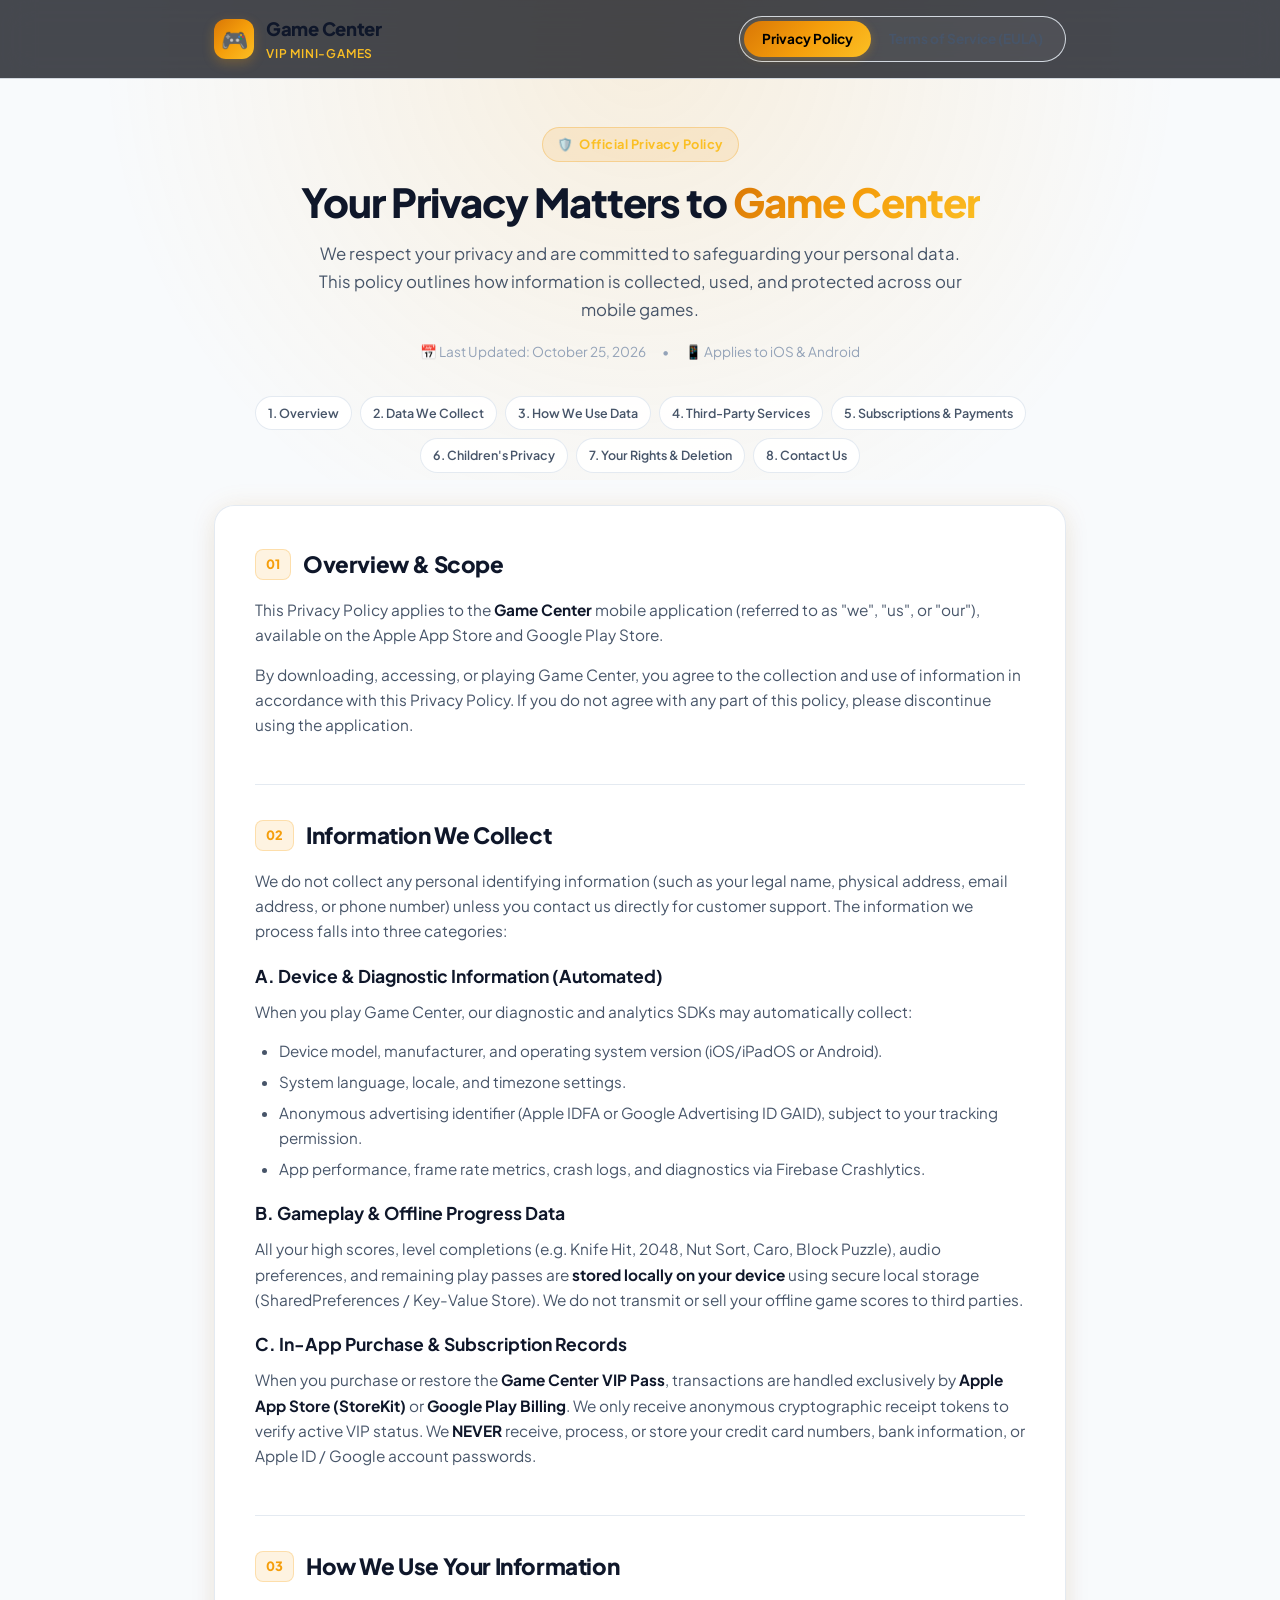
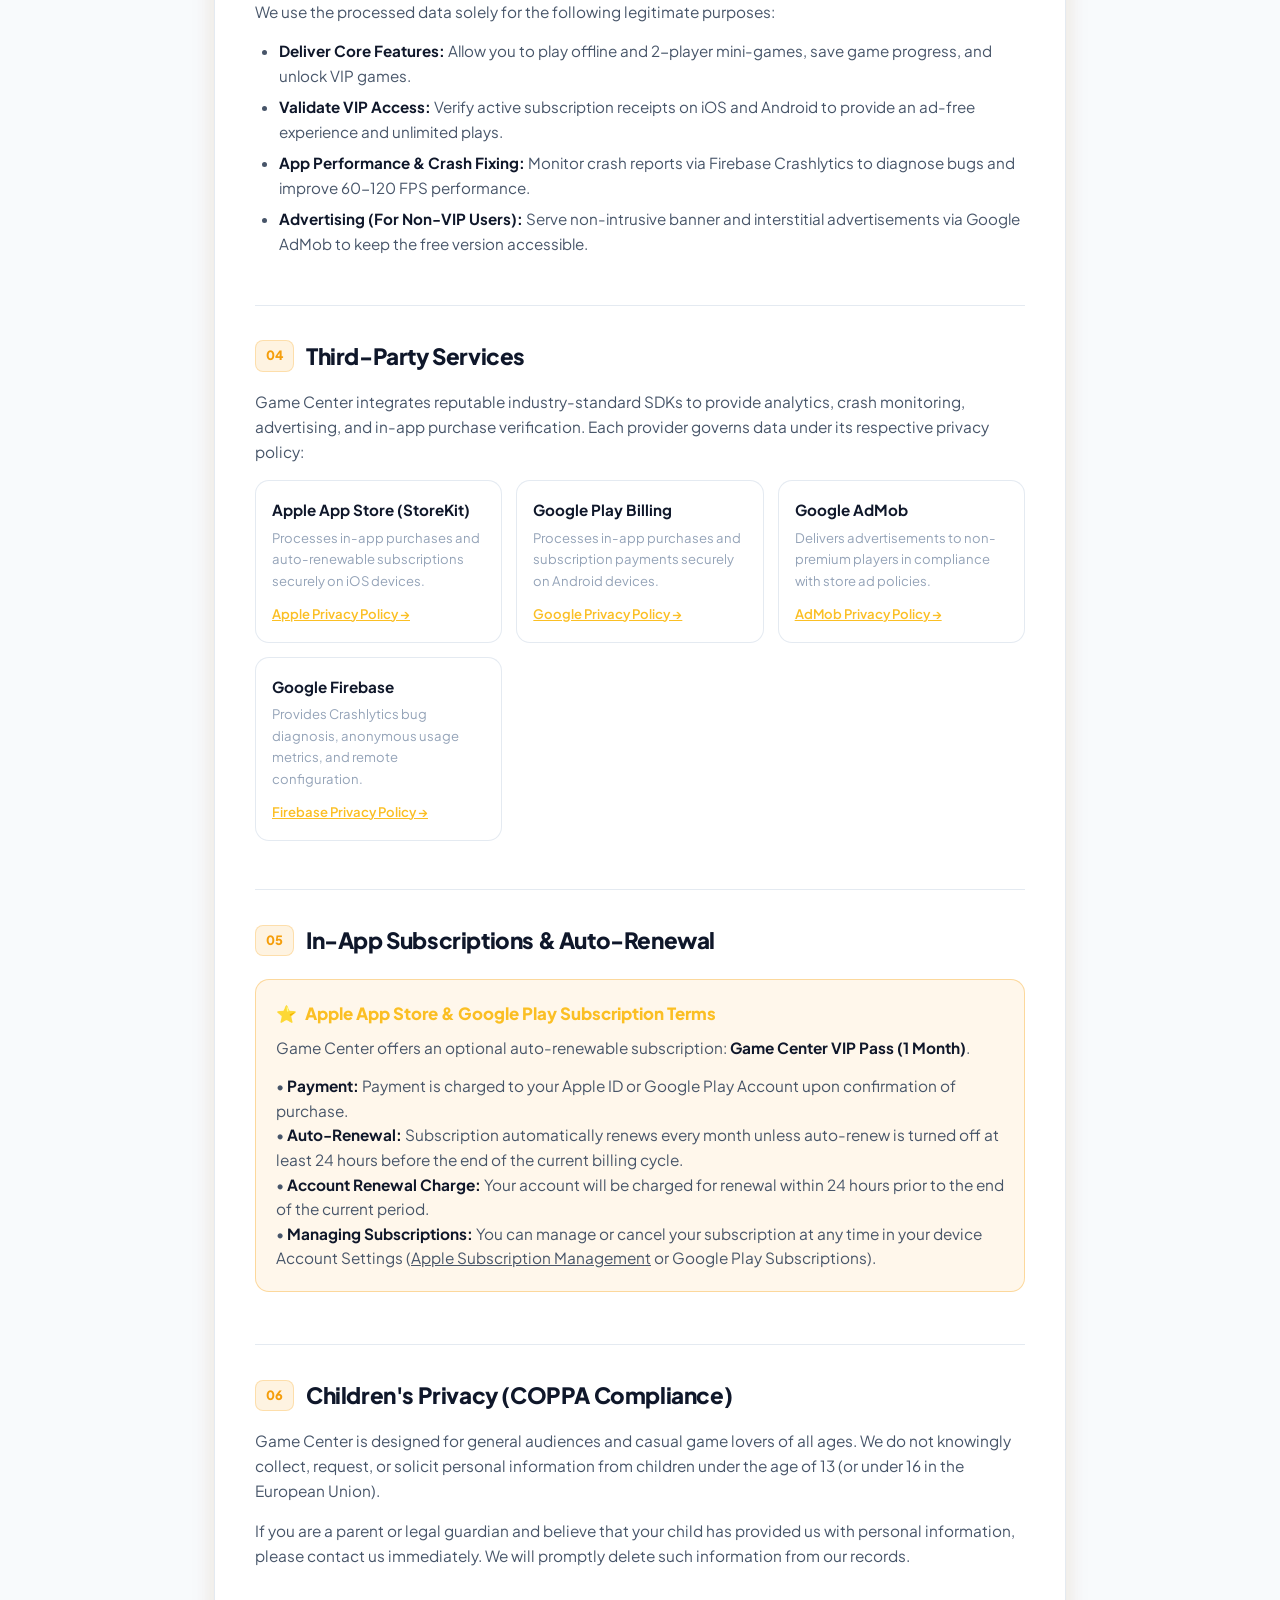
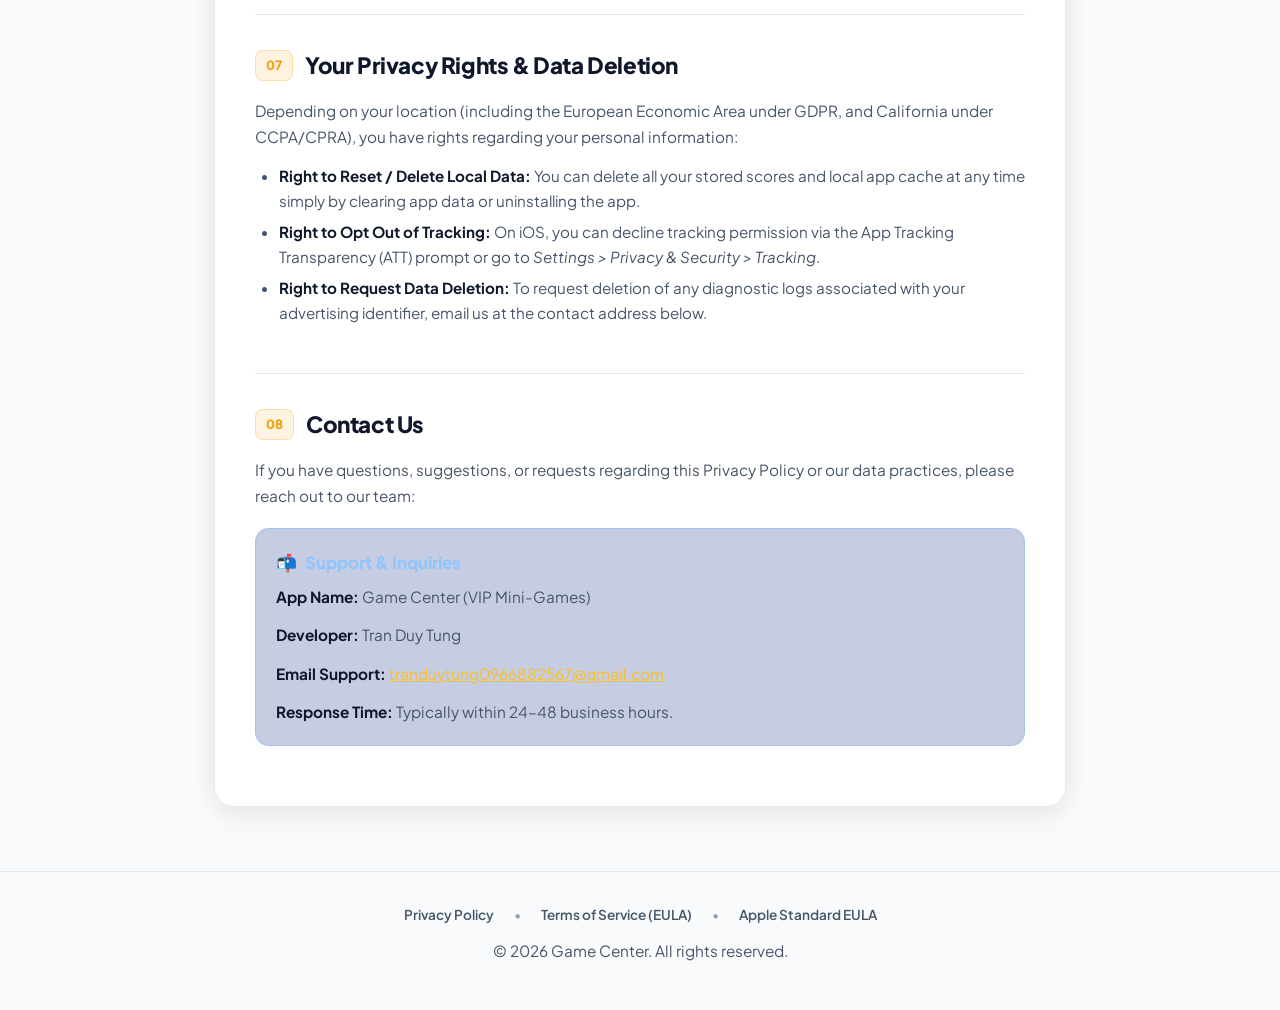
<file: index.html>
<!DOCTYPE html>
<html lang="en">
<head>
  <meta charset="UTF-8">
  <meta name="viewport" content="width=device-width, initial-scale=1.0">
  <meta name="description" content="Privacy Policy for Game Center (Mini Games & VIP Pass). Learn how we protect your data, handle analytics, and process subscription purchases.">
  <meta name="robots" content="index, follow">
  <title>Privacy Policy - Game Center</title>
  <link rel="preconnect" href="https://fonts.googleapis.com">
  <link rel="preconnect" href="https://fonts.gstatic.com" crossorigin>
  <link href="https://fonts.googleapis.com/css2?family=Plus+Jakarta+Sans:wght@400;500;600;700;800;900&display=swap" rel="stylesheet">
  <link rel="stylesheet" href="style.css">
</head>
<body>

  <!-- Ambient background glow -->
  <div class="ambient-glow"></div>

  <!-- Header -->
  <header class="header">
    <div class="container header-inner">
      <a href="index.html" class="brand">
        <div class="brand-icon">🎮</div>
        <div class="brand-info">
          <span class="brand-title">Game Center</span>
          <span class="brand-subtitle">VIP Mini-Games</span>
        </div>
      </a>

      <!-- Navigation Tabs -->
      <nav class="nav-tabs" aria-label="Policy Navigation">
        <a href="index.html" class="nav-link active">Privacy Policy</a>
        <a href="terms.html" class="nav-link">Terms of Service (EULA)</a>
      </nav>
    </div>
  </header>

  <!-- Hero Section -->
  <section class="hero">
    <div class="container">
      <div class="hero-badge">
        <span>🛡️</span> Official Privacy Policy
      </div>
      <h1>Your Privacy Matters to <span class="hero-gradient-text">Game Center</span></h1>
      <p class="hero-description">
        We respect your privacy and are committed to safeguarding your personal data. This policy outlines how information is collected, used, and protected across our mobile games.
      </p>
      <div class="meta-info">
        <span>📅 Last Updated: October 25, 2026</span>
        <span>•</span>
        <span>📱 Applies to iOS & Android</span>
      </div>
    </div>
  </section>

  <!-- Main Content -->
  <main class="container">
    
    <!-- Quick Table of Contents -->
    <nav class="toc-pills" aria-label="Table of Contents">
      <a href="#overview" class="toc-pill">1. Overview</a>
      <a href="#collection" class="toc-pill">2. Data We Collect</a>
      <a href="#usage" class="toc-pill">3. How We Use Data</a>
      <a href="#third-party" class="toc-pill">4. Third-Party Services</a>
      <a href="#subscriptions" class="toc-pill">5. Subscriptions & Payments</a>
      <a href="#children" class="toc-pill">6. Children's Privacy</a>
      <a href="#rights" class="toc-pill">7. Your Rights & Deletion</a>
      <a href="#contact" class="toc-pill">8. Contact Us</a>
    </nav>

    <article class="content-wrapper">

      <!-- Section 1 -->
      <section id="overview" class="policy-section">
        <div class="section-header">
          <span class="section-num">01</span>
          <h2>Overview & Scope</h2>
        </div>
        <p>
          This Privacy Policy applies to the <strong>Game Center</strong> mobile application (referred to as "we", "us", or "our"), available on the Apple App Store and Google Play Store.
        </p>
        <p>
          By downloading, accessing, or playing Game Center, you agree to the collection and use of information in accordance with this Privacy Policy. If you do not agree with any part of this policy, please discontinue using the application.
        </p>
      </section>

      <!-- Section 2 -->
      <section id="collection" class="policy-section">
        <div class="section-header">
          <span class="section-num">02</span>
          <h2>Information We Collect</h2>
        </div>
        <p>
          We do not collect any personal identifying information (such as your legal name, physical address, email address, or phone number) unless you contact us directly for customer support. The information we process falls into three categories:
        </p>

        <h3>A. Device & Diagnostic Information (Automated)</h3>
        <p>When you play Game Center, our diagnostic and analytics SDKs may automatically collect:</p>
        <ul>
          <li>Device model, manufacturer, and operating system version (iOS/iPadOS or Android).</li>
          <li>System language, locale, and timezone settings.</li>
          <li>Anonymous advertising identifier (Apple IDFA or Google Advertising ID GAID), subject to your tracking permission.</li>
          <li>App performance, frame rate metrics, crash logs, and diagnostics via Firebase Crashlytics.</li>
        </ul>

        <h3>B. Gameplay & Offline Progress Data</h3>
        <p>
          All your high scores, level completions (e.g. Knife Hit, 2048, Nut Sort, Caro, Block Puzzle), audio preferences, and remaining play passes are <strong>stored locally on your device</strong> using secure local storage (SharedPreferences / Key-Value Store). We do not transmit or sell your offline game scores to third parties.
        </p>

        <h3>C. In-App Purchase & Subscription Records</h3>
        <p>
          When you purchase or restore the <strong>Game Center VIP Pass</strong>, transactions are handled exclusively by <strong>Apple App Store (StoreKit)</strong> or <strong>Google Play Billing</strong>. We only receive anonymous cryptographic receipt tokens to verify active VIP status. We <strong>NEVER</strong> receive, process, or store your credit card numbers, bank information, or Apple ID / Google account passwords.
        </p>
      </section>

      <!-- Section 3 -->
      <section id="usage" class="policy-section">
        <div class="section-header">
          <span class="section-num">03</span>
          <h2>How We Use Your Information</h2>
        </div>
        <p>We use the processed data solely for the following legitimate purposes:</p>
        <ul>
          <li><strong>Deliver Core Features:</strong> Allow you to play offline and 2-player mini-games, save game progress, and unlock VIP games.</li>
          <li><strong>Validate VIP Access:</strong> Verify active subscription receipts on iOS and Android to provide an ad-free experience and unlimited plays.</li>
          <li><strong>App Performance & Crash Fixing:</strong> Monitor crash reports via Firebase Crashlytics to diagnose bugs and improve 60-120 FPS performance.</li>
          <li><strong>Advertising (For Non-VIP Users):</strong> Serve non-intrusive banner and interstitial advertisements via Google AdMob to keep the free version accessible.</li>
        </ul>
      </section>

      <!-- Section 4 -->
      <section id="third-party" class="policy-section">
        <div class="section-header">
          <span class="section-num">04</span>
          <h2>Third-Party Services</h2>
        </div>
        <p>
          Game Center integrates reputable industry-standard SDKs to provide analytics, crash monitoring, advertising, and in-app purchase verification. Each provider governs data under its respective privacy policy:
        </p>

        <div class="service-grid">
          <div class="service-card">
            <div class="service-name">Apple App Store (StoreKit)</div>
            <div class="service-desc">Processes in-app purchases and auto-renewable subscriptions securely on iOS devices.</div>
            <a href="https://www.apple.com/legal/privacy/" target="_blank" rel="noopener noreferrer" class="service-link">Apple Privacy Policy &rarr;</a>
          </div>

          <div class="service-card">
            <div class="service-name">Google Play Billing</div>
            <div class="service-desc">Processes in-app purchases and subscription payments securely on Android devices.</div>
            <a href="https://policies.google.com/privacy" target="_blank" rel="noopener noreferrer" class="service-link">Google Privacy Policy &rarr;</a>
          </div>

          <div class="service-card">
            <div class="service-name">Google AdMob</div>
            <div class="service-desc">Delivers advertisements to non-premium players in compliance with store ad policies.</div>
            <a href="https://policies.google.com/technologies/ads" target="_blank" rel="noopener noreferrer" class="service-link">AdMob Privacy Policy &rarr;</a>
          </div>

          <div class="service-card">
            <div class="service-name">Google Firebase</div>
            <div class="service-desc">Provides Crashlytics bug diagnosis, anonymous usage metrics, and remote configuration.</div>
            <a href="https://firebase.google.com/support/privacy" target="_blank" rel="noopener noreferrer" class="service-link">Firebase Privacy Policy &rarr;</a>
          </div>
        </div>
      </section>

      <!-- Section 5 -->
      <section id="subscriptions" class="policy-section">
        <div class="section-header">
          <span class="section-num">05</span>
          <h2>In-App Subscriptions & Auto-Renewal</h2>
        </div>
        
        <div class="callout-box">
          <div class="callout-title">
            <span>⭐</span> Apple App Store & Google Play Subscription Terms
          </div>
          <div class="callout-content">
            <p>
              Game Center offers an optional auto-renewable subscription: <strong>Game Center VIP Pass (1 Month)</strong>.
            </p>
            <p>
              • <strong>Payment:</strong> Payment is charged to your Apple ID or Google Play Account upon confirmation of purchase.<br>
              • <strong>Auto-Renewal:</strong> Subscription automatically renews every month unless auto-renew is turned off at least 24 hours before the end of the current billing cycle.<br>
              • <strong>Account Renewal Charge:</strong> Your account will be charged for renewal within 24 hours prior to the end of the current period.<br>
              • <strong>Managing Subscriptions:</strong> You can manage or cancel your subscription at any time in your device Account Settings (<a href="https://apps.apple.com/account/subscriptions" target="_blank" rel="noopener noreferrer" style="color: inherit; text-decoration: underline;">Apple Subscription Management</a> or Google Play Subscriptions).
            </p>
          </div>
        </div>
      </section>

      <!-- Section 6 -->
      <section id="children" class="policy-section">
        <div class="section-header">
          <span class="section-num">06</span>
          <h2>Children's Privacy (COPPA Compliance)</h2>
        </div>
        <p>
          Game Center is designed for general audiences and casual game lovers of all ages. We do not knowingly collect, request, or solicit personal information from children under the age of 13 (or under 16 in the European Union).
        </p>
        <p>
          If you are a parent or legal guardian and believe that your child has provided us with personal information, please contact us immediately. We will promptly delete such information from our records.
        </p>
      </section>

      <!-- Section 7 -->
      <section id="rights" class="policy-section">
        <div class="section-header">
          <span class="section-num">07</span>
          <h2>Your Privacy Rights & Data Deletion</h2>
        </div>
        <p>
          Depending on your location (including the European Economic Area under GDPR, and California under CCPA/CPRA), you have rights regarding your personal information:
        </p>
        <ul>
          <li><strong>Right to Reset / Delete Local Data:</strong> You can delete all your stored scores and local app cache at any time simply by clearing app data or uninstalling the app.</li>
          <li><strong>Right to Opt Out of Tracking:</strong> On iOS, you can decline tracking permission via the App Tracking Transparency (ATT) prompt or go to <em>Settings &gt; Privacy & Security &gt; Tracking</em>.</li>
          <li><strong>Right to Request Data Deletion:</strong> To request deletion of any diagnostic logs associated with your advertising identifier, email us at the contact address below.</li>
        </ul>
      </section>

      <!-- Section 8 -->
      <section id="contact" class="policy-section">
        <div class="section-header">
          <span class="section-num">08</span>
          <h2>Contact Us</h2>
        </div>
        <p>
          If you have questions, suggestions, or requests regarding this Privacy Policy or our data practices, please reach out to our team:
        </p>
        <div class="callout-box info">
          <div class="callout-title">
            <span>📬</span> Support & Inquiries
          </div>
          <div class="callout-content">
            <p><strong>App Name:</strong> Game Center (VIP Mini-Games)</p>
            <p><strong>Developer:</strong> Tran Duy Tung</p>
            <p><strong>Email Support:</strong> <a href="mailto:tranduytung0966882567@gmail.com" style="color: var(--accent-gold-light); text-decoration: underline;">tranduytung0966882567@gmail.com</a></p>
            <p><strong>Response Time:</strong> Typically within 24–48 business hours.</p>
          </div>
        </div>
      </section>

    </article>
  </main>

  <!-- Footer -->
  <footer class="footer">
    <div class="container">
      <div class="footer-links">
        <a href="index.html" class="footer-link">Privacy Policy</a>
        <span>•</span>
        <a href="terms.html" class="footer-link">Terms of Service (EULA)</a>
        <span>•</span>
        <a href="https://www.apple.com/legal/internet-services/itunes/dev/stdeula/" target="_blank" rel="noopener noreferrer" class="footer-link">Apple Standard EULA</a>
      </div>
      <p>&copy; 2026 Game Center. All rights reserved.</p>
    </div>
  </footer>

</body>
</html>
</file>
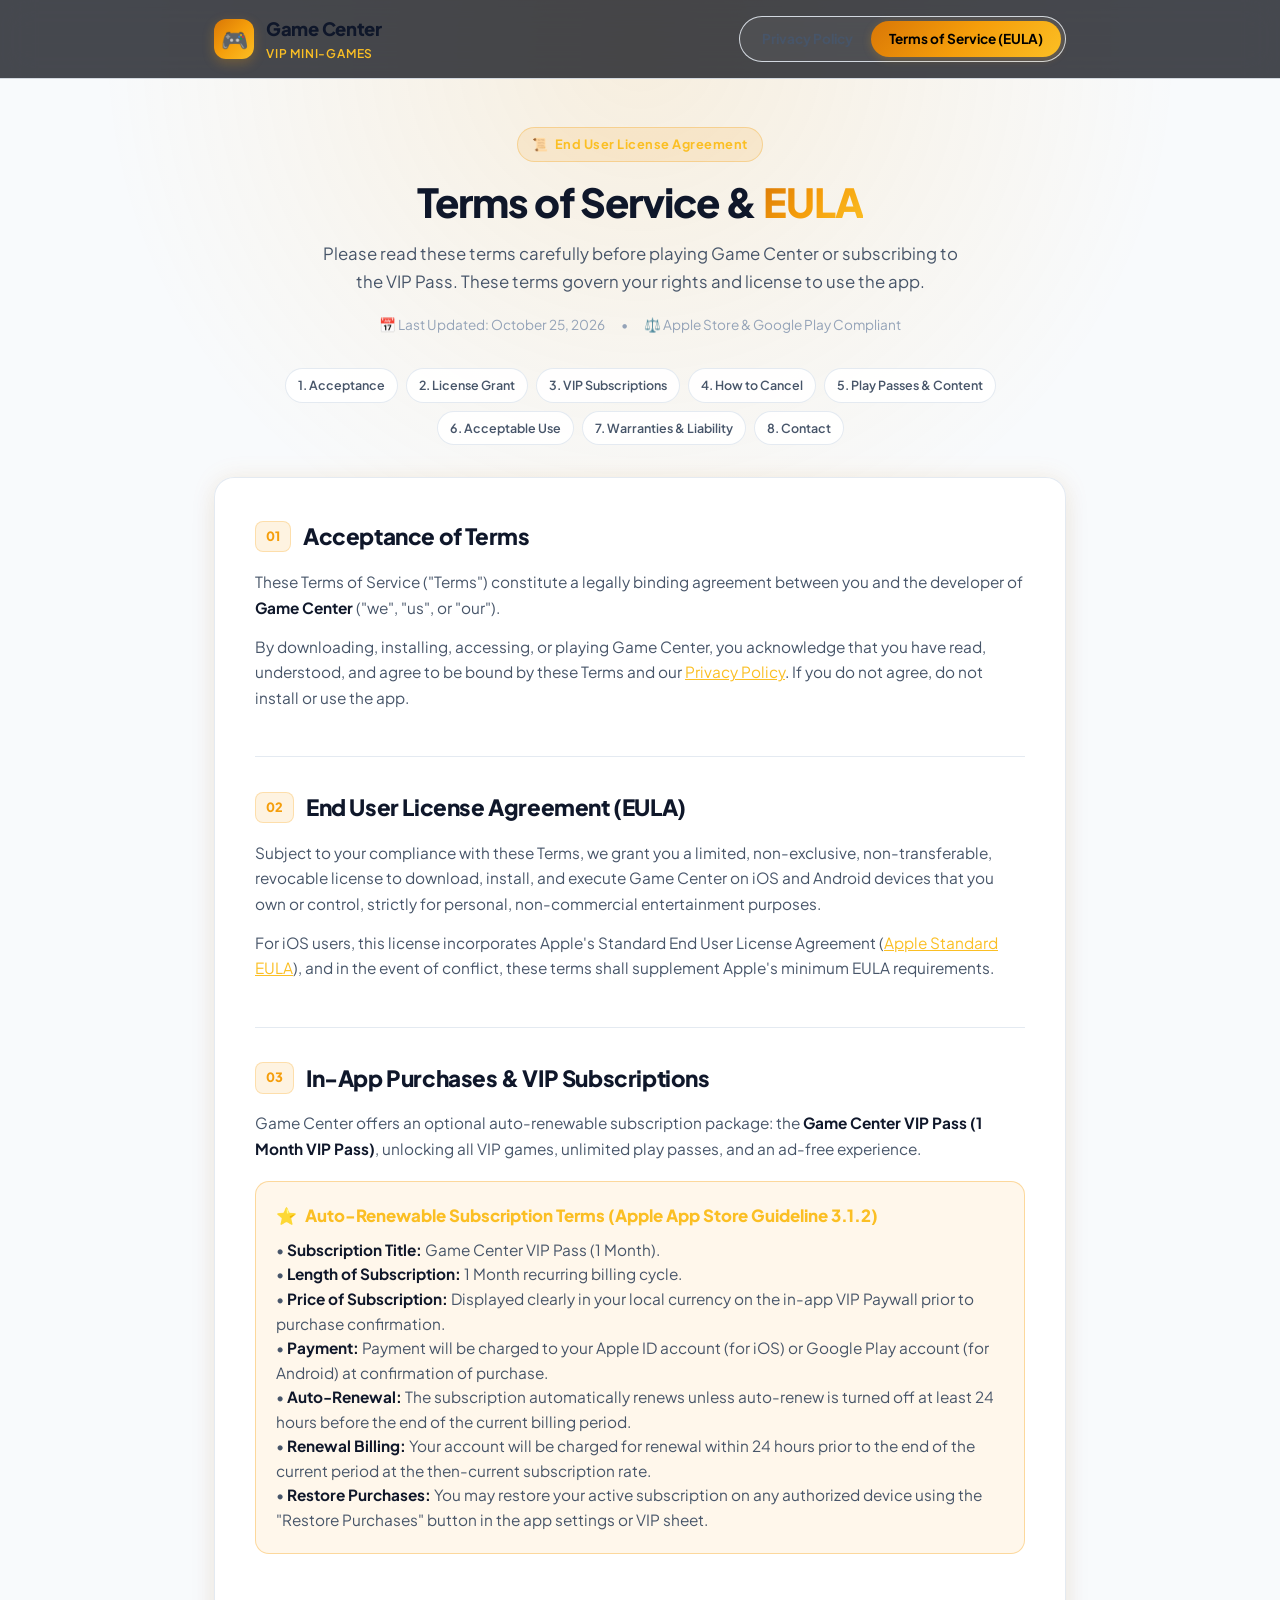
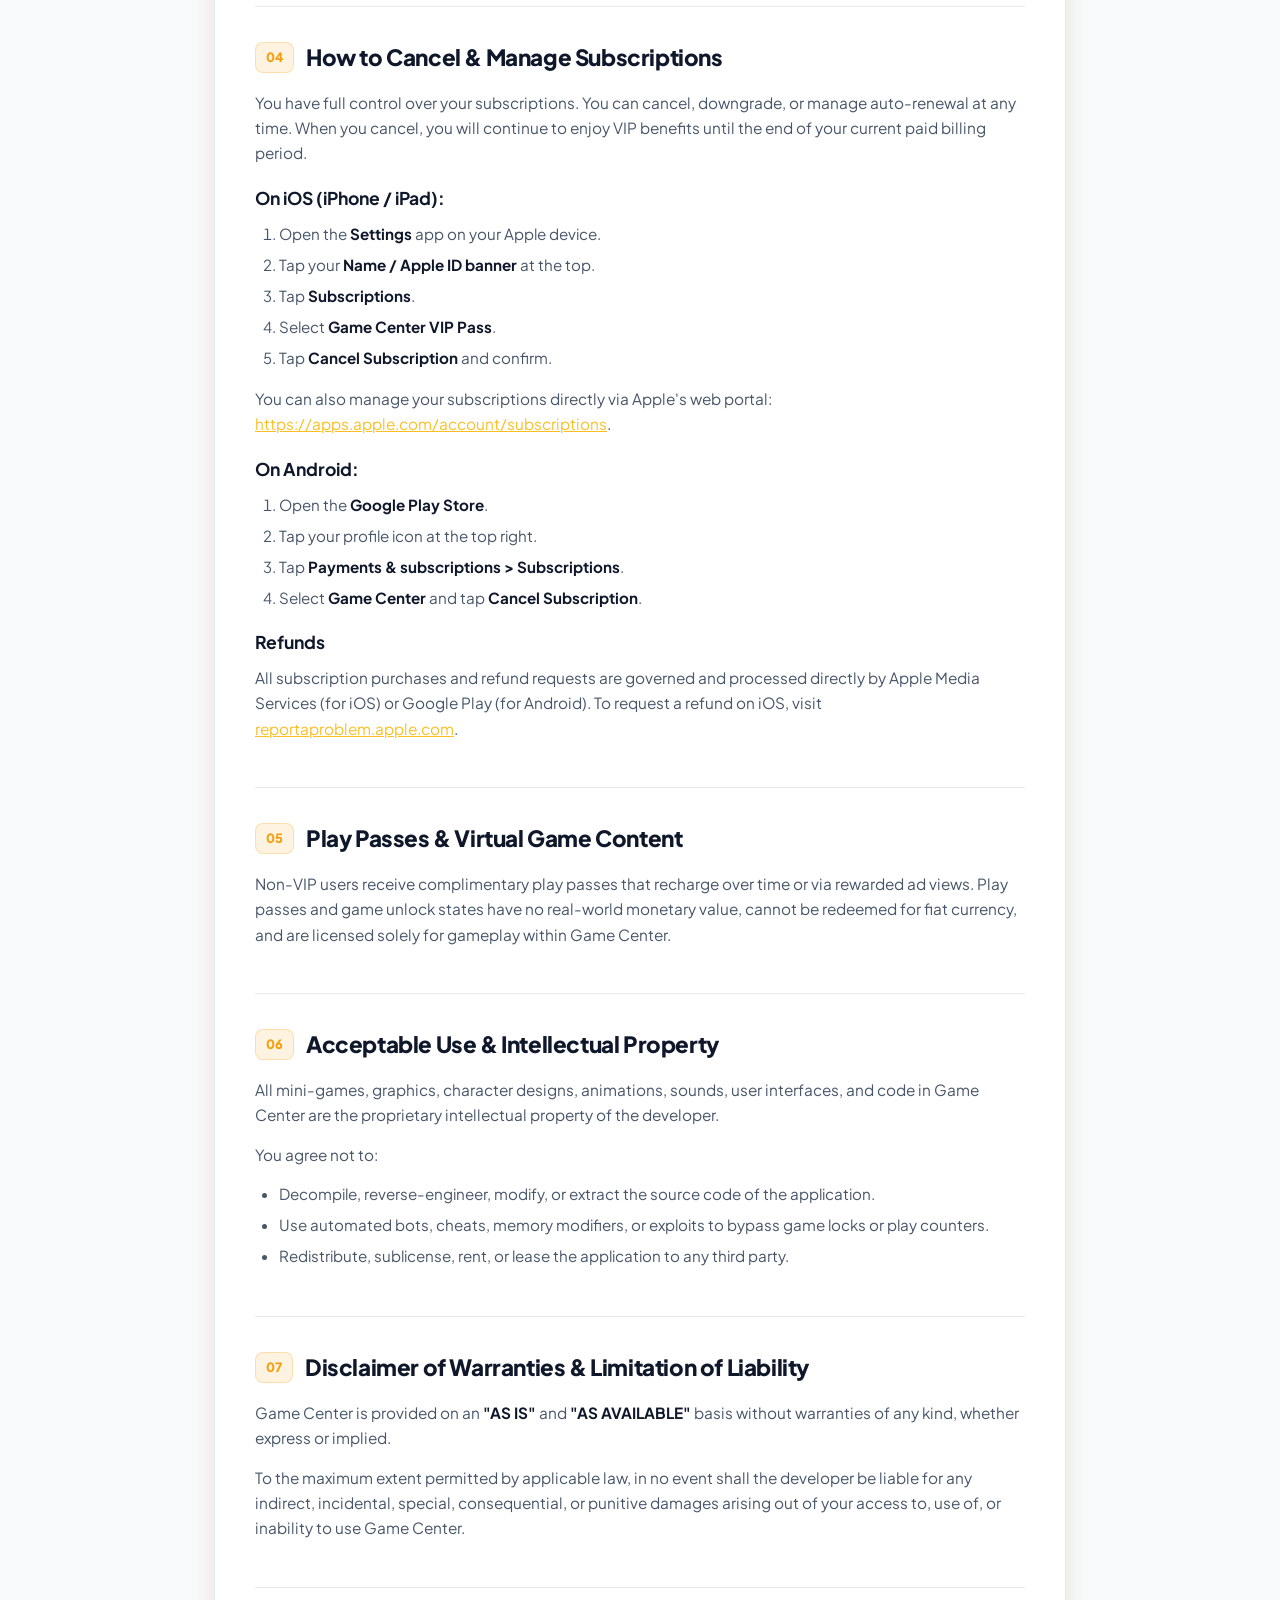
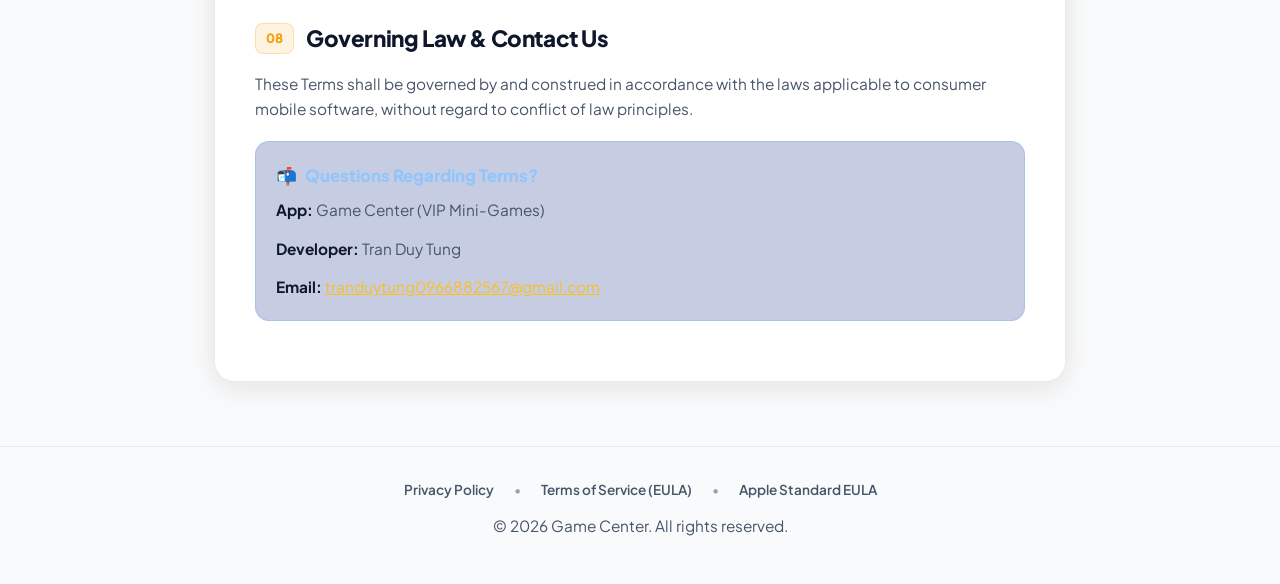
<file: terms.html>
<!DOCTYPE html>
<html lang="en">
<head>
  <meta charset="UTF-8">
  <meta name="viewport" content="width=device-width, initial-scale=1.0">
  <meta name="description" content="Terms of Service and End User License Agreement (EULA) for Game Center (VIP Mini-Games). Complete terms for auto-renewable subscriptions and app usage.">
  <meta name="robots" content="index, follow">
  <title>Terms of Service & EULA - Game Center</title>
  <link rel="preconnect" href="https://fonts.googleapis.com">
  <link rel="preconnect" href="https://fonts.gstatic.com" crossorigin>
  <link href="https://fonts.googleapis.com/css2?family=Plus+Jakarta+Sans:wght@400;500;600;700;800;900&display=swap" rel="stylesheet">
  <link rel="stylesheet" href="style.css">
</head>
<body>

  <!-- Ambient background glow -->
  <div class="ambient-glow"></div>

  <!-- Header -->
  <header class="header">
    <div class="container header-inner">
      <a href="index.html" class="brand">
        <div class="brand-icon">🎮</div>
        <div class="brand-info">
          <span class="brand-title">Game Center</span>
          <span class="brand-subtitle">VIP Mini-Games</span>
        </div>
      </a>

      <!-- Navigation Tabs -->
      <nav class="nav-tabs" aria-label="Policy Navigation">
        <a href="index.html" class="nav-link">Privacy Policy</a>
        <a href="terms.html" class="nav-link active">Terms of Service (EULA)</a>
      </nav>
    </div>
  </header>

  <!-- Hero Section -->
  <section class="hero">
    <div class="container">
      <div class="hero-badge">
        <span>📜</span> End User License Agreement
      </div>
      <h1>Terms of Service & <span class="hero-gradient-text">EULA</span></h1>
      <p class="hero-description">
        Please read these terms carefully before playing Game Center or subscribing to the VIP Pass. These terms govern your rights and license to use the app.
      </p>
      <div class="meta-info">
        <span>📅 Last Updated: October 25, 2026</span>
        <span>•</span>
        <span>⚖️ Apple Store & Google Play Compliant</span>
      </div>
    </div>
  </section>

  <!-- Main Content -->
  <main class="container">
    
    <!-- Quick Table of Contents -->
    <nav class="toc-pills" aria-label="Table of Contents">
      <a href="#acceptance" class="toc-pill">1. Acceptance</a>
      <a href="#license" class="toc-pill">2. License Grant</a>
      <a href="#subscriptions" class="toc-pill">3. VIP Subscriptions</a>
      <a href="#cancellation" class="toc-pill">4. How to Cancel</a>
      <a href="#virtual-items" class="toc-pill">5. Play Passes & Content</a>
      <a href="#conduct" class="toc-pill">6. Acceptable Use</a>
      <a href="#disclaimer" class="toc-pill">7. Warranties & Liability</a>
      <a href="#contact" class="toc-pill">8. Contact</a>
    </nav>

    <article class="content-wrapper">

      <!-- Section 1 -->
      <section id="acceptance" class="policy-section">
        <div class="section-header">
          <span class="section-num">01</span>
          <h2>Acceptance of Terms</h2>
        </div>
        <p>
          These Terms of Service ("Terms") constitute a legally binding agreement between you and the developer of <strong>Game Center</strong> ("we", "us", or "our").
        </p>
        <p>
          By downloading, installing, accessing, or playing Game Center, you acknowledge that you have read, understood, and agree to be bound by these Terms and our <a href="index.html" style="color: var(--accent-gold-light); text-decoration: underline;">Privacy Policy</a>. If you do not agree, do not install or use the app.
        </p>
      </section>

      <!-- Section 2 -->
      <section id="license" class="policy-section">
        <div class="section-header">
          <span class="section-num">02</span>
          <h2>End User License Agreement (EULA)</h2>
        </div>
        <p>
          Subject to your compliance with these Terms, we grant you a limited, non-exclusive, non-transferable, revocable license to download, install, and execute Game Center on iOS and Android devices that you own or control, strictly for personal, non-commercial entertainment purposes.
        </p>
        <p>
          For iOS users, this license incorporates Apple's Standard End User License Agreement (<a href="https://www.apple.com/legal/internet-services/itunes/dev/stdeula/" target="_blank" rel="noopener noreferrer" style="color: var(--accent-gold-light); text-decoration: underline;">Apple Standard EULA</a>), and in the event of conflict, these terms shall supplement Apple's minimum EULA requirements.
        </p>
      </section>

      <!-- Section 3 -->
      <section id="subscriptions" class="policy-section">
        <div class="section-header">
          <span class="section-num">03</span>
          <h2>In-App Purchases & VIP Subscriptions</h2>
        </div>
        <p>
          Game Center offers an optional auto-renewable subscription package: the <strong>Game Center VIP Pass (1 Month VIP Pass)</strong>, unlocking all VIP games, unlimited play passes, and an ad-free experience.
        </p>

        <!-- Crucial Apple Guideline 3.1.2 Callout Box -->
        <div class="callout-box">
          <div class="callout-title">
            <span>⭐</span> Auto-Renewable Subscription Terms (Apple App Store Guideline 3.1.2)
          </div>
          <div class="callout-content">
            <p>
              • <strong>Subscription Title:</strong> Game Center VIP Pass (1 Month).<br>
              • <strong>Length of Subscription:</strong> 1 Month recurring billing cycle.<br>
              • <strong>Price of Subscription:</strong> Displayed clearly in your local currency on the in-app VIP Paywall prior to purchase confirmation.<br>
              • <strong>Payment:</strong> Payment will be charged to your Apple ID account (for iOS) or Google Play account (for Android) at confirmation of purchase.<br>
              • <strong>Auto-Renewal:</strong> The subscription automatically renews unless auto-renew is turned off at least 24 hours before the end of the current billing period.<br>
              • <strong>Renewal Billing:</strong> Your account will be charged for renewal within 24 hours prior to the end of the current period at the then-current subscription rate.<br>
              • <strong>Restore Purchases:</strong> You may restore your active subscription on any authorized device using the "Restore Purchases" button in the app settings or VIP sheet.
            </p>
          </div>
        </div>
      </section>

      <!-- Section 4 -->
      <section id="cancellation" class="policy-section">
        <div class="section-header">
          <span class="section-num">04</span>
          <h2>How to Cancel & Manage Subscriptions</h2>
        </div>
        <p>
          You have full control over your subscriptions. You can cancel, downgrade, or manage auto-renewal at any time. When you cancel, you will continue to enjoy VIP benefits until the end of your current paid billing period.
        </p>
        
        <h3>On iOS (iPhone / iPad):</h3>
        <ol>
          <li>Open the <strong>Settings</strong> app on your Apple device.</li>
          <li>Tap your <strong>Name / Apple ID banner</strong> at the top.</li>
          <li>Tap <strong>Subscriptions</strong>.</li>
          <li>Select <strong>Game Center VIP Pass</strong>.</li>
          <li>Tap <strong>Cancel Subscription</strong> and confirm.</li>
        </ol>
        <p>
          You can also manage your subscriptions directly via Apple's web portal: <a href="https://apps.apple.com/account/subscriptions" target="_blank" rel="noopener noreferrer" style="color: var(--accent-gold-light); text-decoration: underline;">https://apps.apple.com/account/subscriptions</a>.
        </p>

        <h3>On Android:</h3>
        <ol>
          <li>Open the <strong>Google Play Store</strong>.</li>
          <li>Tap your profile icon at the top right.</li>
          <li>Tap <strong>Payments & subscriptions &gt; Subscriptions</strong>.</li>
          <li>Select <strong>Game Center</strong> and tap <strong>Cancel Subscription</strong>.</li>
        </ol>

        <h3>Refunds</h3>
        <p>
          All subscription purchases and refund requests are governed and processed directly by Apple Media Services (for iOS) or Google Play (for Android). To request a refund on iOS, visit <a href="https://reportaproblem.apple.com" target="_blank" rel="noopener noreferrer" style="color: var(--accent-gold-light); text-decoration: underline;">reportaproblem.apple.com</a>.
        </p>
      </section>

      <!-- Section 5 -->
      <section id="virtual-items" class="policy-section">
        <div class="section-header">
          <span class="section-num">05</span>
          <h2>Play Passes & Virtual Game Content</h2>
        </div>
        <p>
          Non-VIP users receive complimentary play passes that recharge over time or via rewarded ad views. Play passes and game unlock states have no real-world monetary value, cannot be redeemed for fiat currency, and are licensed solely for gameplay within Game Center.
        </p>
      </section>

      <!-- Section 6 -->
      <section id="conduct" class="policy-section">
        <div class="section-header">
          <span class="section-num">06</span>
          <h2>Acceptable Use & Intellectual Property</h2>
        </div>
        <p>
          All mini-games, graphics, character designs, animations, sounds, user interfaces, and code in Game Center are the proprietary intellectual property of the developer.
        </p>
        <p>You agree not to:</p>
        <ul>
          <li>Decompile, reverse-engineer, modify, or extract the source code of the application.</li>
          <li>Use automated bots, cheats, memory modifiers, or exploits to bypass game locks or play counters.</li>
          <li>Redistribute, sublicense, rent, or lease the application to any third party.</li>
        </ul>
      </section>

      <!-- Section 7 -->
      <section id="disclaimer" class="policy-section">
        <div class="section-header">
          <span class="section-num">07</span>
          <h2>Disclaimer of Warranties & Limitation of Liability</h2>
        </div>
        <p>
          Game Center is provided on an <strong>"AS IS"</strong> and <strong>"AS AVAILABLE"</strong> basis without warranties of any kind, whether express or implied.
        </p>
        <p>
          To the maximum extent permitted by applicable law, in no event shall the developer be liable for any indirect, incidental, special, consequential, or punitive damages arising out of your access to, use of, or inability to use Game Center.
        </p>
      </section>

      <!-- Section 8 -->
      <section id="contact" class="policy-section">
        <div class="section-header">
          <span class="section-num">08</span>
          <h2>Governing Law & Contact Us</h2>
        </div>
        <p>
          These Terms shall be governed by and construed in accordance with the laws applicable to consumer mobile software, without regard to conflict of law principles.
        </p>
        <div class="callout-box info">
          <div class="callout-title">
            <span>📬</span> Questions Regarding Terms?
          </div>
          <div class="callout-content">
            <p><strong>App:</strong> Game Center (VIP Mini-Games)</p>
            <p><strong>Developer:</strong> Tran Duy Tung</p>
            <p><strong>Email:</strong> <a href="mailto:tranduytung0966882567@gmail.com" style="color: var(--accent-gold-light); text-decoration: underline;">tranduytung0966882567@gmail.com</a></p>
          </div>
        </div>
      </section>

    </article>
  </main>

  <!-- Footer -->
  <footer class="footer">
    <div class="container">
      <div class="footer-links">
        <a href="index.html" class="footer-link">Privacy Policy</a>
        <span>•</span>
        <a href="terms.html" class="footer-link">Terms of Service (EULA)</a>
        <span>•</span>
        <a href="https://www.apple.com/legal/internet-services/itunes/dev/stdeula/" target="_blank" rel="noopener noreferrer" class="footer-link">Apple Standard EULA</a>
      </div>
      <p>&copy; 2026 Game Center. All rights reserved.</p>
    </div>
  </footer>

</body>
</html>
</file>
<file: style.css>
/* ==========================================================================
   Games Hub - Privacy Policy & Terms of Service Stylesheet
   Modern Glassmorphic Dark UI tailored for Apple & Google Store Compliance
   ========================================================================== */

:root {
  --font-family: 'Plus Jakarta Sans', -apple-system, BlinkMacSystemFont, 'Segoe UI', Roboto, Helvetica, Arial, sans-serif;
  
  /* Color Palette */
  --bg-primary: #0a0d14;
  --bg-surface: #111622;
  --bg-card: rgba(19, 26, 40, 0.75);
  --bg-card-hover: rgba(25, 34, 52, 0.85);
  --border-color: rgba(255, 255, 255, 0.08);
  --border-highlight: rgba(212, 160, 23, 0.35);

  --text-primary: #f8fafc;
  --text-secondary: #94a3b8;
  --text-muted: #64748b;
  
  --accent-gold: #f59e0b;
  --accent-gold-light: #fbbf24;
  --accent-gold-dark: #b45309;
  --accent-gradient: linear-gradient(135deg, #d97706 0%, #f59e0b 50%, #fbbf24 100%);
  --badge-glow: rgba(245, 158, 11, 0.25);
  
  --info-bg: rgba(30, 58, 138, 0.25);
  --info-border: rgba(96, 165, 250, 0.3);
  --info-text: #93c5fd;

  --max-width: 900px;
  --radius-sm: 8px;
  --radius-md: 14px;
  --radius-lg: 20px;
  --radius-pill: 9999px;
  
  --shadow-sm: 0 2px 8px rgba(0, 0, 0, 0.2);
  --shadow-md: 0 8px 24px rgba(0, 0, 0, 0.35);
  --shadow-glow: 0 0 35px rgba(245, 158, 11, 0.15);
}

/* Light Mode Overrides (if device requests light) */
@media (prefers-color-scheme: light) {
  :root {
    --bg-primary: #f8fafc;
    --bg-surface: #ffffff;
    --bg-card: rgba(255, 255, 255, 0.9);
    --bg-card-hover: #ffffff;
    --border-color: rgba(226, 232, 240, 0.9);
    --border-highlight: rgba(212, 160, 23, 0.4);

    --text-primary: #0f172a;
    --text-secondary: #475569;
    --text-muted: #94a3b8;
    
    --shadow-md: 0 10px 30px rgba(15, 23, 42, 0.06);
    --shadow-glow: 0 0 25px rgba(245, 158, 11, 0.1);
  }
}

/* Base Reset */
*, *::before, *::after {
  box-sizing: border-box;
  margin: 0;
  padding: 0;
}

html {
  font-family: var(--font-family);
  font-size: 16px;
  line-height: 1.65;
  color: var(--text-primary);
  background-color: var(--bg-primary);
  scroll-behavior: smooth;
  -webkit-font-smoothing: antialiased;
}

body {
  min-height: 100vh;
  display: flex;
  flex-direction: column;
  position: relative;
  overflow-x: hidden;
}

/* Background Ambient Lighting */
.ambient-glow {
  position: fixed;
  top: 0;
  left: 50%;
  transform: translateX(-50%);
  width: 100vw;
  height: 480px;
  background: radial-gradient(circle at 50% 10%, rgba(245, 158, 11, 0.12) 0%, rgba(10, 13, 20, 0) 70%);
  pointer-events: none;
  z-index: 0;
}

/* Layout Container */
.container {
  width: 100%;
  max-width: var(--max-width);
  margin: 0 auto;
  padding: 0 24px;
  position: relative;
  z-index: 1;
}

/* Header & Nav */
.header {
  position: sticky;
  top: 0;
  z-index: 50;
  backdrop-filter: blur(16px);
  -webkit-backdrop-filter: blur(16px);
  background-color: rgba(10, 13, 20, 0.75);
  border-bottom: 1px solid var(--border-color);
  padding: 14px 0;
}

.header-inner {
  display: flex;
  align-items: center;
  justify-content: space-between;
  gap: 16px;
}

.brand {
  display: flex;
  align-items: center;
  gap: 12px;
  text-decoration: none;
  color: var(--text-primary);
}

.brand-icon {
  width: 40px;
  height: 40px;
  background: var(--accent-gradient);
  border-radius: 12px;
  display: flex;
  align-items: center;
  justify-content: center;
  font-size: 22px;
  box-shadow: 0 4px 12px var(--badge-glow);
}

.brand-info {
  display: flex;
  flex-direction: column;
}

.brand-title {
  font-size: 1.15rem;
  font-weight: 800;
  letter-spacing: -0.3px;
  color: var(--text-primary);
}

.brand-subtitle {
  font-size: 0.75rem;
  font-weight: 600;
  color: var(--accent-gold-light);
  text-transform: uppercase;
  letter-spacing: 0.8px;
}

/* Nav Switcher */
.nav-tabs {
  display: flex;
  align-items: center;
  background: rgba(255, 255, 255, 0.05);
  padding: 4px;
  border-radius: var(--radius-pill);
  border: 1px solid var(--border-color);
}

.nav-link {
  padding: 7px 18px;
  font-size: 0.85rem;
  font-weight: 700;
  color: var(--text-secondary);
  text-decoration: none;
  border-radius: var(--radius-pill);
  transition: all 0.2s ease;
}

.nav-link:hover {
  color: var(--text-primary);
}

.nav-link.active {
  color: #000;
  background: var(--accent-gradient);
  box-shadow: 0 2px 8px var(--badge-glow);
}

/* Hero Section */
.hero {
  padding: 48px 0 32px;
  text-align: center;
}

.hero-badge {
  display: inline-flex;
  align-items: center;
  gap: 6px;
  background: rgba(245, 158, 11, 0.12);
  border: 1px solid rgba(245, 158, 11, 0.3);
  padding: 6px 14px;
  border-radius: var(--radius-pill);
  font-size: 0.8rem;
  font-weight: 700;
  color: var(--accent-gold-light);
  margin-bottom: 16px;
  letter-spacing: 0.5px;
}

.hero h1 {
  font-size: 2.5rem;
  font-weight: 900;
  line-height: 1.2;
  letter-spacing: -1px;
  margin-bottom: 14px;
  color: var(--text-primary);
}

.hero-gradient-text {
  background: var(--accent-gradient);
  -webkit-background-clip: text;
  -webkit-text-fill-color: transparent;
}

.hero-description {
  font-size: 1.05rem;
  color: var(--text-secondary);
  max-width: 650px;
  margin: 0 auto;
}

.meta-info {
  display: flex;
  align-items: center;
  justify-content: center;
  gap: 16px;
  margin-top: 18px;
  font-size: 0.85rem;
  color: var(--text-muted);
}

/* Quick Jump Pill Navigation */
.toc-pills {
  display: flex;
  flex-wrap: wrap;
  gap: 8px;
  justify-content: center;
  margin-bottom: 32px;
}

.toc-pill {
  padding: 6px 12px;
  font-size: 0.78rem;
  font-weight: 600;
  color: var(--text-secondary);
  background: var(--bg-card);
  border: 1px solid var(--border-color);
  border-radius: var(--radius-pill);
  text-decoration: none;
  transition: all 0.2s ease;
}

.toc-pill:hover {
  color: var(--accent-gold-light);
  border-color: var(--accent-gold);
  transform: translateY(-1px);
}

/* Main Content Card */
.content-wrapper {
  background: var(--bg-card);
  backdrop-filter: blur(20px);
  -webkit-backdrop-filter: blur(20px);
  border: 1px solid var(--border-color);
  border-radius: var(--radius-lg);
  padding: 40px;
  box-shadow: var(--shadow-md), var(--shadow-glow);
  margin-bottom: 64px;
}

/* Section Styling */
.policy-section {
  padding-bottom: 32px;
  margin-bottom: 32px;
  border-bottom: 1px solid var(--border-color);
}

.policy-section:last-child {
  border-bottom: none;
  margin-bottom: 0;
  padding-bottom: 0;
}

.section-header {
  display: flex;
  align-items: center;
  gap: 12px;
  margin-bottom: 14px;
}

.section-num {
  font-size: 0.8rem;
  font-weight: 800;
  color: var(--accent-gold);
  background: rgba(245, 158, 11, 0.12);
  padding: 4px 10px;
  border-radius: var(--radius-sm);
  border: 1px solid rgba(245, 158, 11, 0.25);
}

h2 {
  font-size: 1.4rem;
  font-weight: 800;
  letter-spacing: -0.4px;
  color: var(--text-primary);
}

h3 {
  font-size: 1.1rem;
  font-weight: 700;
  margin: 18px 0 8px;
  color: var(--text-primary);
}

p {
  color: var(--text-secondary);
  margin-bottom: 14px;
  font-size: 0.96rem;
}

ul, ol {
  color: var(--text-secondary);
  padding-left: 24px;
  margin-bottom: 16px;
  font-size: 0.95rem;
}

li {
  margin-bottom: 6px;
}

strong {
  color: var(--text-primary);
  font-weight: 700;
}

/* Callout Box (Crucial for Apple Guidelines) */
.callout-box {
  background: rgba(245, 158, 11, 0.08);
  border: 1px solid rgba(245, 158, 11, 0.35);
  border-radius: var(--radius-md);
  padding: 20px;
  margin: 20px 0;
}

.callout-box.info {
  background: var(--info-bg);
  border-color: var(--info-border);
}

.callout-title {
  display: flex;
  align-items: center;
  gap: 8px;
  font-size: 1.05rem;
  font-weight: 800;
  color: var(--accent-gold-light);
  margin-bottom: 8px;
}

.callout-box.info .callout-title {
  color: var(--info-text);
}

.callout-content {
  font-size: 0.92rem;
  color: var(--text-secondary);
  line-height: 1.6;
}

.callout-content p:last-child {
  margin-bottom: 0;
}

/* Service Provider Tags */
.service-grid {
  display: grid;
  grid-template-columns: repeat(auto-fit, minmax(240px, 1fr));
  gap: 14px;
  margin: 16px 0;
}

.service-card {
  background: rgba(255, 255, 255, 0.03);
  border: 1px solid var(--border-color);
  border-radius: var(--radius-md);
  padding: 16px;
  transition: all 0.2s ease;
}

.service-card:hover {
  background: rgba(255, 255, 255, 0.06);
  border-color: var(--border-highlight);
}

.service-name {
  font-weight: 700;
  font-size: 0.95rem;
  color: var(--text-primary);
  margin-bottom: 4px;
}

.service-desc {
  font-size: 0.82rem;
  color: var(--text-muted);
  margin-bottom: 8px;
}

.service-link {
  font-size: 0.82rem;
  color: var(--accent-gold-light);
  text-decoration: underline;
  font-weight: 600;
}

/* Footer */
.footer {
  margin-top: auto;
  border-top: 1px solid var(--border-color);
  padding: 32px 0;
  text-align: center;
  font-size: 0.85rem;
  color: var(--text-muted);
}

.footer-links {
  display: flex;
  justify-content: center;
  gap: 20px;
  margin-bottom: 12px;
}

.footer-link {
  color: var(--text-secondary);
  text-decoration: none;
  font-weight: 600;
  transition: color 0.2s;
}

.footer-link:hover {
  color: var(--accent-gold);
}

/* Responsive adjustments */
@media (max-width: 680px) {
  .header-inner {
    flex-direction: column;
    align-items: stretch;
    gap: 12px;
  }
  
  .brand {
    justify-content: center;
  }

  .nav-tabs {
    justify-content: center;
  }

  .hero h1 {
    font-size: 1.85rem;
  }

  .content-wrapper {
    padding: 24px 18px;
    border-radius: var(--radius-md);
  }

  .toc-pills {
    display: none;
  }
}
</file>
